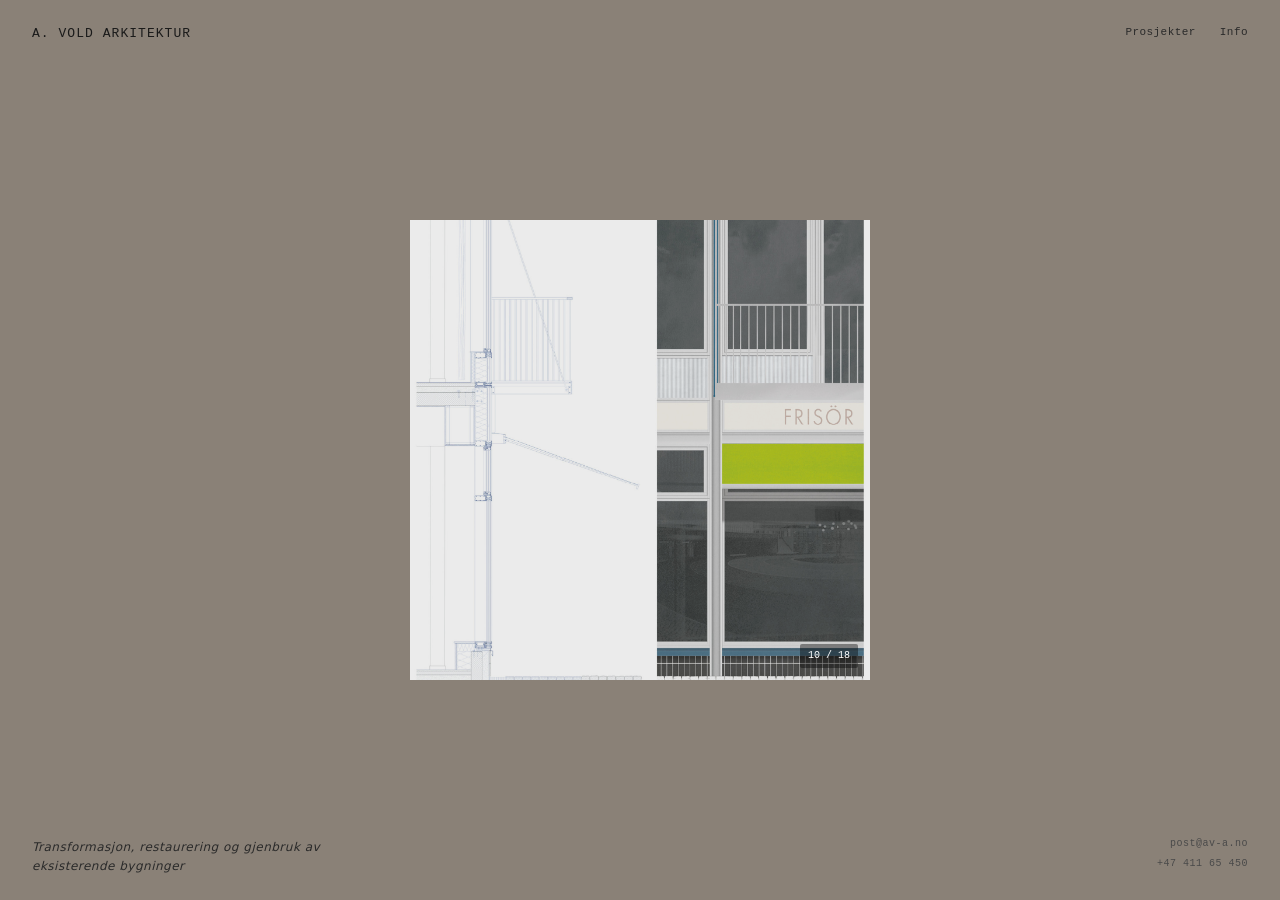
<file: backup-page.html>
<!DOCTYPE html>
<html lang="no">
<head>
  <meta charset="utf-8">
  <meta name="viewport" content="width=device-width,initial-scale=1">
  <title>A. Vold Arkitektur</title>
  <meta name="description" content="Arkitektkontor med fokus på transformasjon, restaurering og gjenbruk av eksisterende bygninger.">
  <style>
:root {
  --color-bg: #8a8177;
  --color-text: #1a1a1a;
  --color-text-secondary: #2a2a2a;
  --color-text-muted: #4a4a4a;
  --color-text-light: #6a6a6a;
  --color-border: rgba(0,0,0,0.15);
  --font-mono: "SF Mono", "Menlo", "Consolas", "Liberation Mono", monospace;
  --font-sans: -apple-system, BlinkMacSystemFont, "Segoe UI", system-ui, sans-serif;
}

* {
  margin: 0;
  padding: 0;
  box-sizing: border-box;
}

html, body {
  height: 100%;
}

body {
  font-family: var(--font-sans);
  font-size: 14px;
  line-height: 1.6;
  color: var(--color-text);
  background: var(--color-bg);
  -webkit-font-smoothing: antialiased;
  overflow: hidden;
}

/* No dot pattern - solid background */

a {
  color: inherit;
  text-decoration: none;
  transition: opacity 0.2s ease;
}

a:hover {
  opacity: 0.5;
}

/* ==================== */
/* LANDING LAYOUT       */
/* ==================== */
.landing-header {
  position: fixed;
  top: 0;
  left: 0;
  right: 0;
  padding: 24px 32px;
  display: flex;
  justify-content: space-between;
  align-items: flex-start;
  z-index: 100;
  pointer-events: none;
}

.landing-header > * {
  pointer-events: auto;
}

.landing-title {
  font-family: var(--font-mono);
  font-size: 13px;
  font-weight: 400;
  letter-spacing: 0.08em;
}

.landing-nav {
  display: flex;
  gap: 24px;
}

.landing-nav a {
  font-family: var(--font-mono);
  font-size: 11px;
  letter-spacing: 0.04em;
  color: var(--color-text-secondary);
}

/* ==================== */
/* HERO AREA            */
/* ==================== */
.landing-hero {
  width: 100%;
  height: 100vh;
  display: flex;
  align-items: center;
  justify-content: center;
  position: relative;
  overflow: hidden;
}

/* Animated blob */
.hero-blob {
  position: absolute;
  width: 520px;
  height: 520px;
  max-width: 70vw;
  top: 50%;
  left: 50%;
  transform: translate(-50%, -50%);
  opacity: 0.45;
  z-index: 0;
  filter: blur(0.2px);
  pointer-events: none;
  animation: blobDrift 22s ease-in-out infinite alternate;
}

.hero-blob path {
  fill: rgba(120, 115, 105, 0.4);
}

@keyframes blobDrift {
  0% { transform: translate(-52%, -48%) scale(1) rotate(0deg); }
  50% { transform: translate(-48%, -52%) scale(1.05) rotate(2deg); }
  100% { transform: translate(-51%, -49%) scale(1) rotate(-1deg); }
}

/* Drawing canvas - fullscreen */
#heroCanvas {
  position: absolute;
  inset: 0;
  width: 100%;
  height: 100%;
  cursor: crosshair;
  z-index: 3;
}

/* Image frame */
.hero-frame {
  position: relative;
  max-width: 460px;
  width: 85vw;
  aspect-ratio: 1/1;
  border: none;
  background: #000;
  overflow: hidden;
  z-index: 2;
  cursor: pointer;
}

.hero-frame-bg {
  position: absolute;
  inset: 0;
  background-size: cover;
  background-position: center;
  filter: grayscale(0.15);
  opacity: 0.92;
  transition: opacity 0.8s ease, transform 0.8s ease;
}

.hero-frame:hover .hero-frame-bg {
  transform: scale(1.02);
}

.hero-frame-counter {
  position: absolute;
  bottom: 12px;
  right: 12px;
  font-family: var(--font-mono);
  font-size: 10px;
  color: white;
  background: rgba(0,0,0,0.4);
  padding: 4px 8px;
  border-radius: 2px;
  z-index: 5;
}

.hero-frame-hint {
  position: absolute;
  bottom: 12px;
  left: 12px;
  font-family: var(--font-mono);
  font-size: 10px;
  color: white;
  background: rgba(0,0,0,0.4);
  padding: 4px 8px;
  border-radius: 2px;
  z-index: 5;
  opacity: 0;
  transition: opacity 0.3s;
}

.hero-frame:hover .hero-frame-hint {
  opacity: 1;
}

/* ==================== */
/* FOOTER               */
/* ==================== */
.landing-footer {
  position: fixed;
  bottom: 0;
  left: 0;
  right: 0;
  padding: 24px 32px;
  display: flex;
  justify-content: space-between;
  align-items: flex-end;
  font-family: var(--font-mono);
  font-size: 10px;
  letter-spacing: 0.05em;
  color: var(--color-text-muted);
  z-index: 100;
  pointer-events: none;
}

.landing-footer > * {
  pointer-events: auto;
}

.landing-tagline {
  max-width: 320px;
  font-family: var(--font-sans);
  font-size: 12px;
  font-style: italic;
  color: var(--color-text-secondary);
  line-height: 1.6;
}

.landing-contact {
  text-align: right;
}

.landing-contact a {
  display: block;
  margin-bottom: 4px;
  color: var(--color-text-muted);
}

/* ==================== */
/* COLOR PANEL          */
/* ==================== */
.color-panel {
  position: fixed;
  bottom: 24px;
  right: 24px;
  padding: 8px 10px;
  border-radius: 999px;
  background: rgba(255, 255, 255, 0.95);
  border: 1px solid var(--color-border);
  display: flex;
  align-items: center;
  gap: 8px;
  font-family: var(--font-mono);
  font-size: 10px;
  letter-spacing: 0.06em;
  text-transform: lowercase;
  opacity: 0;
  pointer-events: none;
  transition: opacity 0.25s ease;
  z-index: 200;
}

.color-panel.visible {
  opacity: 1;
  pointer-events: auto;
}

.color-panel input[type="color"] {
  -webkit-appearance: none;
  width: 18px;
  height: 18px;
  border-radius: 50%;
  border: 1px solid var(--color-border);
  padding: 0;
  background: transparent;
  cursor: pointer;
}

.color-panel input[type="color"]::-webkit-color-swatch {
  border-radius: 50%;
  border: none;
}

/* ==================== */
/* DRAW MENU (toolbox)  */
/* ==================== */
.draw-menu {
  position: fixed;
  top: 80px;
  left: 80px;
  min-width: 230px;
  max-width: 280px;
  padding: 8px 10px 10px;
  border-radius: 12px;
  background: rgba(255, 255, 255, 0.97);
  border: 1px solid var(--color-border);
  box-shadow: 0 12px 30px rgba(0, 0, 0, 0.15);
  font-family: var(--font-mono);
  font-size: 10px;
  letter-spacing: 0.06em;
  text-transform: lowercase;
  z-index: 300;
  display: none;
}

.draw-menu.visible {
  display: block;
}

.draw-menu-header {
  display: flex;
  align-items: center;
  justify-content: space-between;
  gap: 8px;
  margin-bottom: 6px;
  cursor: move;
}

.draw-menu-title {
  white-space: nowrap;
}

.draw-menu-close {
  border: none;
  background: transparent;
  font-size: 11px;
  cursor: pointer;
  opacity: 0.6;
}

.draw-menu-close:hover {
  opacity: 1;
}

.draw-menu-group {
  padding: 6px 0;
  border-top: 1px solid var(--color-border);
  display: flex;
  flex-direction: column;
  gap: 4px;
}

.draw-menu-label {
  opacity: 0.7;
}

.draw-menu-row {
  display: flex;
  align-items: center;
  gap: 6px;
  flex-wrap: nowrap;
}

.draw-menu select,
.draw-menu input[type="range"],
.draw-menu input[type="color"] {
  font-family: var(--font-mono);
  font-size: 10px;
}

.draw-menu input[type="color"] {
  width: 18px;
  height: 18px;
  padding: 0;
  border-radius: 999px;
  border: 1px solid var(--color-border);
  cursor: pointer;
}

.draw-menu-button-row {
  display: flex;
  flex-wrap: wrap;
  gap: 6px;
  margin-top: 4px;
}

.draw-menu button {
  font-family: var(--font-mono);
  font-size: 9px;
  padding: 3px 6px;
  border-radius: 999px;
  border: 1px solid var(--color-border);
  background: #f6f6f2;
  cursor: pointer;
}

.draw-menu button:hover {
  background: #ecece6;
}

.draw-menu button.active {
  background: #2a2a2a;
  color: #fafaf8;
}

.draw-menu-small {
  opacity: 0.55;
  margin-top: 4px;
}

/* ==================== */
/* INFO OVERLAY         */
/* ==================== */
.info-overlay {
  position: fixed;
  inset: 0;
  background: rgba(138, 129, 119, 0.98);
  z-index: 400;
  display: none;
  overflow-y: auto;
  padding: 80px 32px;
}

.info-overlay.visible {
  display: block;
}

.info-close {
  position: fixed;
  top: 24px;
  right: 32px;
  font-family: var(--font-mono);
  font-size: 11px;
  cursor: pointer;
  z-index: 401;
  letter-spacing: 0.04em;
}

.info-content {
  max-width: 600px;
  margin: 0 auto;
}

.info-content h1 {
  font-family: var(--font-mono);
  font-size: 13px;
  font-weight: 400;
  letter-spacing: 0.08em;
  margin-bottom: 48px;
}

.info-section {
  margin-bottom: 48px;
}

.info-section h2 {
  font-family: var(--font-mono);
  font-size: 10px;
  font-weight: 400;
  letter-spacing: 0.1em;
  color: var(--color-text-light);
  margin-bottom: 16px;
  text-transform: uppercase;
}

.info-section p {
  font-size: 14px;
  line-height: 1.85;
  color: var(--color-text-secondary);
  margin-bottom: 12px;
}

.info-section ul {
  list-style: none;
  font-size: 14px;
  line-height: 2;
  color: var(--color-text-secondary);
}

.info-contact-grid {
  display: grid;
  grid-template-columns: 1fr 1fr;
  gap: 32px;
}

.info-contact-block h3 {
  font-family: var(--font-mono);
  font-size: 10px;
  font-weight: 400;
  letter-spacing: 0.06em;
  color: var(--color-text-light);
  margin-bottom: 12px;
}

.info-contact-block p,
.info-contact-block a {
  font-size: 13px;
  line-height: 1.8;
  display: block;
  color: var(--color-text-secondary);
}

.info-cert {
  display: flex;
  align-items: center;
  gap: 16px;
  margin-top: 48px;
  padding-top: 24px;
  border-top: 1px solid var(--color-border);
}

.info-cert img {
  width: 48px;
  height: auto;
}

.info-cert p {
  font-size: 12px;
  color: var(--color-text-muted);
  line-height: 1.6;
}

/* ==================== */
/* RESPONSIVE           */
/* ==================== */
@media (max-width: 768px) {
  .landing-header,
  .landing-footer {
    padding: 20px 20px;
  }

  .hero-frame {
    max-width: 85vw;
  }

  .hero-blob {
    width: 380px;
    height: 380px;
  }

  .landing-tagline {
    max-width: 200px;
    font-size: 11px;
  }

  .info-contact-grid {
    grid-template-columns: 1fr;
  }
}

@media (max-width: 500px) {
  .landing-header {
    flex-direction: column;
    gap: 12px;
  }

  .landing-footer {
    flex-direction: column;
    gap: 16px;
    align-items: flex-start;
  }

  .landing-contact {
    text-align: left;
  }

  .hero-blob {
    width: 300px;
    height: 300px;
  }
}
  </style>
</head>
<body>

<!-- Header -->
<header class="landing-header">
  <div class="landing-title">A. VOLD ARKITEKTUR</div>
  <nav class="landing-nav">
    <a href="projects.html">Prosjekter</a>
    <a href="#" id="infoBtn">Info</a>
  </nav>
</header>

<!-- Hero -->
<div class="landing-hero">
  <!-- Animated blob -->
  <svg class="hero-blob" viewBox="0 0 400 400" aria-hidden="true">
    <path d="M76,136 C116,52 220,36 292,76 C349,108 366,182 340,242 C311,309 239,338 176,330 C119,323 68,290 50,244 C33,200 45,170 76,136 Z" />
  </svg>

  <!-- Drawing canvas -->
  <canvas id="heroCanvas"></canvas>

  <!-- Image frame -->
  <a href="projects.html" class="hero-frame" id="heroFrame">
    <div class="hero-frame-bg" id="heroFrameBg"></div>
    <div class="hero-frame-counter" id="heroCounter">1 / 18</div>
    <div class="hero-frame-hint">se prosjekter →</div>
  </a>
</div>

<!-- Footer -->
<footer class="landing-footer">
  <div class="landing-tagline">Transformasjon, restaurering og gjenbruk av eksisterende bygninger</div>
  <div class="landing-contact">
    <a href="mailto:post@av-a.no">post@av-a.no</a>
    <a href="tel:+4741165450">+47 411 65 450</a>
  </div>
</footer>

<!-- Color panel (cheat: COLOR) -->
<div class="color-panel" id="colorPanel">
  <span>color</span>
  <input type="color" id="colorPicker" value="#111111">
</div>

<!-- Draw menu (right-click toolbox) -->
<div class="draw-menu" id="drawMenu">
  <div class="draw-menu-header" id="drawMenuHeader">
    <div class="draw-menu-title">a. vold · tools</div>
    <button class="draw-menu-close" id="drawMenuClose" aria-label="close">×</button>
  </div>

  <div class="draw-menu-group">
    <div class="draw-menu-label">presets</div>
    <div class="draw-menu-button-row">
      <button type="button" id="presetHairline">hairline</button>
      <button type="button" id="presetAnnotation">annotation</button>
      <button type="button" id="presetMarker">marker</button>
      <button type="button" id="presetCharcoal">charcoal</button>
    </div>
  </div>

  <div class="draw-menu-group">
    <div class="draw-menu-label">stroke</div>
    <div class="draw-menu-row">
      <select id="strokeStyleSelect">
        <option value="solid">solid</option>
        <option value="dashed">dashed</option>
        <option value="dotted">dotted</option>
        <option value="dashdot">dash-dot</option>
        <option value="fine">fine</option>
      </select>
      <input type="range" id="strokeWidthRange" min="1" max="24" value="4">
      <span id="strokeWidthValue">4px</span>
    </div>
  </div>

  <div class="draw-menu-group">
    <div class="draw-menu-label">color</div>
    <div class="draw-menu-row">
      <input type="color" id="menuColorPicker" value="#111111">
    </div>
    <div class="draw-menu-button-row">
      <button type="button" id="randomColorBtn">random</button>
      <button type="button" id="clearCanvasBtn">clear</button>
    </div>
  </div>

  <div class="draw-menu-group">
    <div class="draw-menu-label">eraser</div>
    <div class="draw-menu-row">
      <button type="button" id="eraserToggleBtn">eraser</button>
      <input type="range" id="eraserSizeRange" min="4" max="40" value="12">
      <span id="eraserSizeValue">12px</span>
    </div>
  </div>

  <div class="draw-menu-group">
    <div class="draw-menu-small">
      right-click anywhere to reposition · long-press on touch to draw
    </div>
  </div>
</div>

<!-- Info overlay -->
<div class="info-overlay" id="infoOverlay">
  <div class="info-close" id="infoClose">Lukk</div>
  <div class="info-content">
    <h1>A. Vold Arkitektur</h1>

    <div class="info-section">
      <h2>Om</h2>
      <p>Arkitektkontor med fokus på transformasjon, restaurering og gjenbruk av eksisterende bygninger. Arbeidet springer ut fra Kulturarv, Transformation og Restaurering ved Det Kongelige Akademi og erfaring fra prosjektering, byggesak og byggeledelse.</p>
      <p>Fokuset ligger på hvordan bygninger bærer spor av tid, bruk og konstruksjon – og hvordan nøkterne, presise inngrep kan forlenge livet til det som allerede finnes.</p>
    </div>

    <div class="info-section">
      <h2>Tjenester</h2>
      <ul>
        <li>Transformasjon og rehabilitering</li>
        <li>Restaurering i bevaringsverdige miljøer</li>
        <li>Oppmåling og digital modellering</li>
        <li>Byggesøknader og myndighetsdialog</li>
        <li>Visualisering og tidligfasestudier</li>
      </ul>
    </div>

    <div class="info-section">
      <h2>Kontakt</h2>
      <div class="info-contact-grid">
        <div class="info-contact-block">
          <h3>Norge</h3>
          <p>Brennbakkvegen 19A</p>
          <p>2318 Hamar</p>
          <a href="tel:+4741165450">+47 411 65 450</a>
        </div>
        <div class="info-contact-block">
          <h3>Danmark</h3>
          <p>Frejasgade 2, 3.tv</p>
          <p>2200 København N</p>
          <a href="tel:+4522883055">+45 22 88 30 55</a>
        </div>
      </div>
    </div>

    <div class="info-cert">
      <img src="img/SG_GULL_HVITBOKS.png" alt="Sentral godkjenning">
      <p>A. Vold Arkitektur AS er sentralt godkjent foretak etter plan- og bygningsloven (DiBK).</p>
    </div>
  </div>
</div>

<script>
document.addEventListener('DOMContentLoaded', () => {
  const canvas = document.getElementById('heroCanvas');
  const heroFrame = document.getElementById('heroFrame');
  const heroFrameBg = document.getElementById('heroFrameBg');
  const heroCounter = document.getElementById('heroCounter');
  const colorPanel = document.getElementById('colorPanel');
  const colorPicker = document.getElementById('colorPicker');
  const drawMenu = document.getElementById('drawMenu');
  const drawMenuHeader = document.getElementById('drawMenuHeader');
  const drawMenuClose = document.getElementById('drawMenuClose');
  const strokeStyleSelect = document.getElementById('strokeStyleSelect');
  const strokeWidthRange = document.getElementById('strokeWidthRange');
  const strokeWidthValue = document.getElementById('strokeWidthValue');
  const menuColorPicker = document.getElementById('menuColorPicker');
  const randomColorBtn = document.getElementById('randomColorBtn');
  const clearCanvasBtn = document.getElementById('clearCanvasBtn');
  const eraserToggleBtn = document.getElementById('eraserToggleBtn');
  const eraserSizeRange = document.getElementById('eraserSizeRange');
  const eraserSizeValue = document.getElementById('eraserSizeValue');
  const presetHairline = document.getElementById('presetHairline');
  const presetAnnotation = document.getElementById('presetAnnotation');
  const presetMarker = document.getElementById('presetMarker');
  const presetCharcoal = document.getElementById('presetCharcoal');
  const infoBtn = document.getElementById('infoBtn');
  const infoOverlay = document.getElementById('infoOverlay');
  const infoClose = document.getElementById('infoClose');

  // Image carousel
  const images = [
    'img/SQUARE-2-.jpg',
    'img/SQUARE11.jpg',
    'img/SQUARE14.jpg',
    'img/SQUARE18.jpg',
    'img/SQUARE19.jpg',
    'img/SQUARE44.jpg',
    'img/SQUARE49.jpg',
    'img/SQUARE30.jpg',
    'img/SQUARE52.jpg',
    'img/SQUARE58.jpg',
    'img/SQUARE5.jpg',
    'img/SQUARE16.jpg',
    'img/SQUARE37.jpg',
    'img/SQUARE57.jpg',
    'img/SQUARE42.jpg',
    'img/Haubarg03 (1).jpg',
    'img/9-768x935.jpg',
    'img/SQUARE41.jpg'
  ];

  let currentImage = Math.floor(Math.random() * images.length);

  function showImage(idx) {
    currentImage = idx;
    heroFrameBg.style.backgroundImage = `url('${images[idx]}')`;
    heroCounter.textContent = `${idx + 1} / ${images.length}`;
  }

  showImage(currentImage);

  // Auto-advance every 6 seconds
  let autoAdvance = setInterval(() => {
    showImage((currentImage + 1) % images.length);
  }, 6000);

  // Click on frame to go to projects (but allow drawing)
  let frameClickStart = null;
  heroFrame.addEventListener('mousedown', (e) => {
    frameClickStart = { x: e.clientX, y: e.clientY, time: Date.now() };
  });

  heroFrame.addEventListener('mouseup', (e) => {
    if (!frameClickStart) return;
    const dx = Math.abs(e.clientX - frameClickStart.x);
    const dy = Math.abs(e.clientY - frameClickStart.y);
    const dt = Date.now() - frameClickStart.time;
    // If it was a quick click with no movement, navigate
    if (dx < 5 && dy < 5 && dt < 300) {
      // Let the link work naturally
    }
    frameClickStart = null;
  });

  // Pause auto-advance on hover
  heroFrame.addEventListener('mouseenter', () => clearInterval(autoAdvance));
  heroFrame.addEventListener('mouseleave', () => {
    autoAdvance = setInterval(() => {
      showImage((currentImage + 1) % images.length);
    }, 6000);
  });

  // Drawing setup
  const ctx = canvas.getContext('2d');
  let drawing = false;
  let lastX = 0;
  let lastY = 0;

  const palette = ['#1f3b4d', '#3c5a40', '#7a4b3a', '#334155', '#5b4b6a', '#745b40', '#1f4b46'];
  let currentColor = palette[Math.floor(Math.random() * palette.length)];
  let isErasing = false;
  let currentStrokeWidth = 4;
  let currentEraserSize = 12;
  let currentLineStyle = 'solid';

  // Touch support
  let isTouch = 'ontouchstart' in window || navigator.maxTouchPoints > 0;
  let touchStartTime = 0;
  let touchStartX = 0;
  let touchStartY = 0;
  const LONG_PRESS_MS = 260;
  const MOVE_TOLERANCE = 8;
  let longPressActivated = false;

  function applyStrokeStyle() {
    ctx.lineJoin = 'round';
    ctx.lineCap = 'round';
    const width = isErasing ? currentEraserSize : currentStrokeWidth;
    ctx.lineWidth = width;
    ctx.globalCompositeOperation = isErasing ? 'destination-out' : 'source-over';

    if (!isErasing) {
      ctx.strokeStyle = currentColor;
      if (currentLineStyle === 'solid') ctx.setLineDash([]);
      else if (currentLineStyle === 'dashed') ctx.setLineDash([12, 8]);
      else if (currentLineStyle === 'dotted') ctx.setLineDash([2, 6]);
      else if (currentLineStyle === 'dashdot') ctx.setLineDash([10, 6, 2, 6]);
      else if (currentLineStyle === 'fine') ctx.setLineDash([1, 5]);
    } else {
      ctx.setLineDash([]);
    }
  }

  function resizeCanvas() {
    const rect = canvas.getBoundingClientRect();
    canvas.width = rect.width;
    canvas.height = rect.height;
    currentStrokeWidth = Math.max(2, Math.round(rect.width * 0.004));
    strokeWidthRange.value = currentStrokeWidth;
    strokeWidthValue.textContent = currentStrokeWidth + 'px';
    currentEraserSize = Math.max(8, Math.round(rect.width * 0.008));
    eraserSizeRange.value = currentEraserSize;
    eraserSizeValue.textContent = currentEraserSize + 'px';
    applyStrokeStyle();
  }

  resizeCanvas();
  window.addEventListener('resize', resizeCanvas);

  function getPos(e) {
    const rect = canvas.getBoundingClientRect();
    if (e.touches && e.touches[0]) {
      return { x: e.touches[0].clientX - rect.left, y: e.touches[0].clientY - rect.top };
    }
    return { x: e.clientX - rect.left, y: e.clientY - rect.top };
  }

  function startDraw(pos) {
    drawing = true;
    lastX = pos.x;
    lastY = pos.y;
  }

  function endDraw(e) {
    if (e && e.preventDefault) e.preventDefault();
    drawing = false;
    longPressActivated = false;
  }

  function draw(e) {
    if (!drawing) return;
    if (e && e.preventDefault) e.preventDefault();
    const pos = getPos(e);
    ctx.beginPath();
    ctx.moveTo(lastX, lastY);
    ctx.lineTo(pos.x, pos.y);
    ctx.stroke();
    lastX = pos.x;
    lastY = pos.y;
  }

  // Mouse events
  canvas.addEventListener('mousedown', (e) => {
    if (e.button !== 0) return;
    e.preventDefault();
    applyStrokeStyle();
    startDraw(getPos(e));
  });

  window.addEventListener('mouseup', endDraw);
  canvas.addEventListener('mousemove', draw);

  // Touch events (long-press to draw)
  canvas.addEventListener('touchstart', (e) => {
    if (!isTouch || e.touches.length !== 1) return;
    touchStartTime = Date.now();
    touchStartX = e.touches[0].clientX;
    touchStartY = e.touches[0].clientY;
    longPressActivated = false;
    drawing = false;
  }, { passive: true });

  canvas.addEventListener('touchmove', (e) => {
    if (!isTouch) return;
    const now = Date.now();
    const dx = e.touches[0].clientX - touchStartX;
    const dy = e.touches[0].clientY - touchStartY;
    const dist = Math.sqrt(dx * dx + dy * dy);

    if (!longPressActivated) {
      if (now - touchStartTime > LONG_PRESS_MS && dist <= MOVE_TOLERANCE) {
        longPressActivated = true;
        applyStrokeStyle();
        startDraw(getPos(e));
        e.preventDefault();
      }
    } else {
      draw(e);
    }
  }, { passive: false });

  canvas.addEventListener('touchend', endDraw, { passive: false });
  canvas.addEventListener('touchcancel', endDraw, { passive: false });

  // Color picker
  colorPicker.addEventListener('input', (e) => {
    currentColor = e.target.value;
    isErasing = false;
    eraserToggleBtn.classList.remove('active');
    applyStrokeStyle();
    menuColorPicker.value = currentColor;
  });

  // Stroke controls
  strokeWidthRange.addEventListener('input', (e) => {
    currentStrokeWidth = parseInt(e.target.value, 10) || 1;
    strokeWidthValue.textContent = currentStrokeWidth + 'px';
    if (!isErasing) applyStrokeStyle();
  });

  strokeStyleSelect.addEventListener('change', (e) => {
    currentLineStyle = e.target.value;
    if (!isErasing) applyStrokeStyle();
  });

  menuColorPicker.addEventListener('input', (e) => {
    currentColor = e.target.value;
    isErasing = false;
    eraserToggleBtn.classList.remove('active');
    colorPicker.value = currentColor;
    applyStrokeStyle();
  });

  function setRandomColor() {
    currentColor = palette[Math.floor(Math.random() * palette.length)];
    isErasing = false;
    eraserToggleBtn.classList.remove('active');
    colorPicker.value = currentColor;
    menuColorPicker.value = currentColor;
    applyStrokeStyle();
  }

  randomColorBtn.addEventListener('click', setRandomColor);
  clearCanvasBtn.addEventListener('click', () => ctx.clearRect(0, 0, canvas.width, canvas.height));

  // Eraser
  function updateEraserBtn() {
    if (isErasing) {
      eraserToggleBtn.classList.add('active');
      eraserToggleBtn.textContent = 'eraser on';
    } else {
      eraserToggleBtn.classList.remove('active');
      eraserToggleBtn.textContent = 'eraser';
    }
  }

  eraserToggleBtn.addEventListener('click', () => {
    isErasing = !isErasing;
    updateEraserBtn();
    applyStrokeStyle();
  });

  eraserSizeRange.addEventListener('input', (e) => {
    currentEraserSize = parseInt(e.target.value, 10) || 4;
    eraserSizeValue.textContent = currentEraserSize + 'px';
    if (isErasing) applyStrokeStyle();
  });

  // Presets
  function applyPreset(name) {
    isErasing = false;
    updateEraserBtn();
    if (name === 'hairline') {
      currentStrokeWidth = 1; currentLineStyle = 'solid'; currentColor = '#222222';
    } else if (name === 'annotation') {
      currentStrokeWidth = 2; currentLineStyle = 'dashed'; currentColor = '#7a4b3a';
    } else if (name === 'marker') {
      currentStrokeWidth = 12; currentLineStyle = 'solid'; currentColor = '#c2783b';
    } else if (name === 'charcoal') {
      currentStrokeWidth = 6; currentLineStyle = 'dotted'; currentColor = '#111111';
    }
    strokeWidthRange.value = currentStrokeWidth;
    strokeWidthValue.textContent = currentStrokeWidth + 'px';
    strokeStyleSelect.value = currentLineStyle;
    colorPicker.value = currentColor;
    menuColorPicker.value = currentColor;
    applyStrokeStyle();
  }

  presetHairline.addEventListener('click', () => applyPreset('hairline'));
  presetAnnotation.addEventListener('click', () => applyPreset('annotation'));
  presetMarker.addEventListener('click', () => applyPreset('marker'));
  presetCharcoal.addEventListener('click', () => applyPreset('charcoal'));

  // Cheat codes
  let keyBuffer = '';

  document.addEventListener('keydown', (e) => {
    if (e.key && e.key.length === 1 && /[a-zA-Z]/.test(e.key)) {
      keyBuffer = (keyBuffer + e.key.toLowerCase()).slice(-12);
    }
    if (keyBuffer.includes('ava')) { setRandomColor(); keyBuffer = ''; }
    if (keyBuffer.includes('color')) { colorPanel.classList.toggle('visible'); keyBuffer = ''; }
    if (keyBuffer.includes('erase')) { isErasing = !isErasing; updateEraserBtn(); applyStrokeStyle(); keyBuffer = ''; }
  });

  // Right-click toolbox
  document.addEventListener('contextmenu', (e) => {
    e.preventDefault();
    const menu = drawMenu;
    const menuRect = menu.getBoundingClientRect();
    let x = e.clientX;
    let y = e.clientY;
    const padding = 10;
    const vw = window.innerWidth;
    const vh = window.innerHeight;
    if (x + menuRect.width + padding > vw) x = vw - menuRect.width - padding;
    if (y + menuRect.height + padding > vh) y = vh - menuRect.height - padding;
    menu.style.left = x + 'px';
    menu.style.top = y + 'px';
    menu.classList.add('visible');
  });

  drawMenuClose.addEventListener('click', () => drawMenu.classList.remove('visible'));

  // Drag toolbox
  let draggingMenu = false;
  let dragOffsetX = 0;
  let dragOffsetY = 0;

  drawMenuHeader.addEventListener('mousedown', (e) => {
    draggingMenu = true;
    const rect = drawMenu.getBoundingClientRect();
    dragOffsetX = e.clientX - rect.left;
    dragOffsetY = e.clientY - rect.top;
    e.preventDefault();
  });

  window.addEventListener('mousemove', (e) => {
    if (!draggingMenu) return;
    let x = e.clientX - dragOffsetX;
    let y = e.clientY - dragOffsetY;
    const vw = window.innerWidth;
    const vh = window.innerHeight;
    const rect = drawMenu.getBoundingClientRect();
    x = Math.max(4, Math.min(vw - rect.width - 4, x));
    y = Math.max(4, Math.min(vh - rect.height - 4, y));
    drawMenu.style.left = x + 'px';
    drawMenu.style.top = y + 'px';
  });

  window.addEventListener('mouseup', () => { draggingMenu = false; });

  // Info modal
  infoBtn.addEventListener('click', (e) => {
    e.preventDefault();
    infoOverlay.classList.add('visible');
  });

  infoClose.addEventListener('click', () => infoOverlay.classList.remove('visible'));

  document.addEventListener('keydown', (e) => {
    if (e.key === 'Escape') {
      infoOverlay.classList.remove('visible');
      drawMenu.classList.remove('visible');
    }
  });

  // Init
  updateEraserBtn();
  colorPicker.value = currentColor;
  menuColorPicker.value = currentColor;
});
</script>

</body>
</html>
</file>
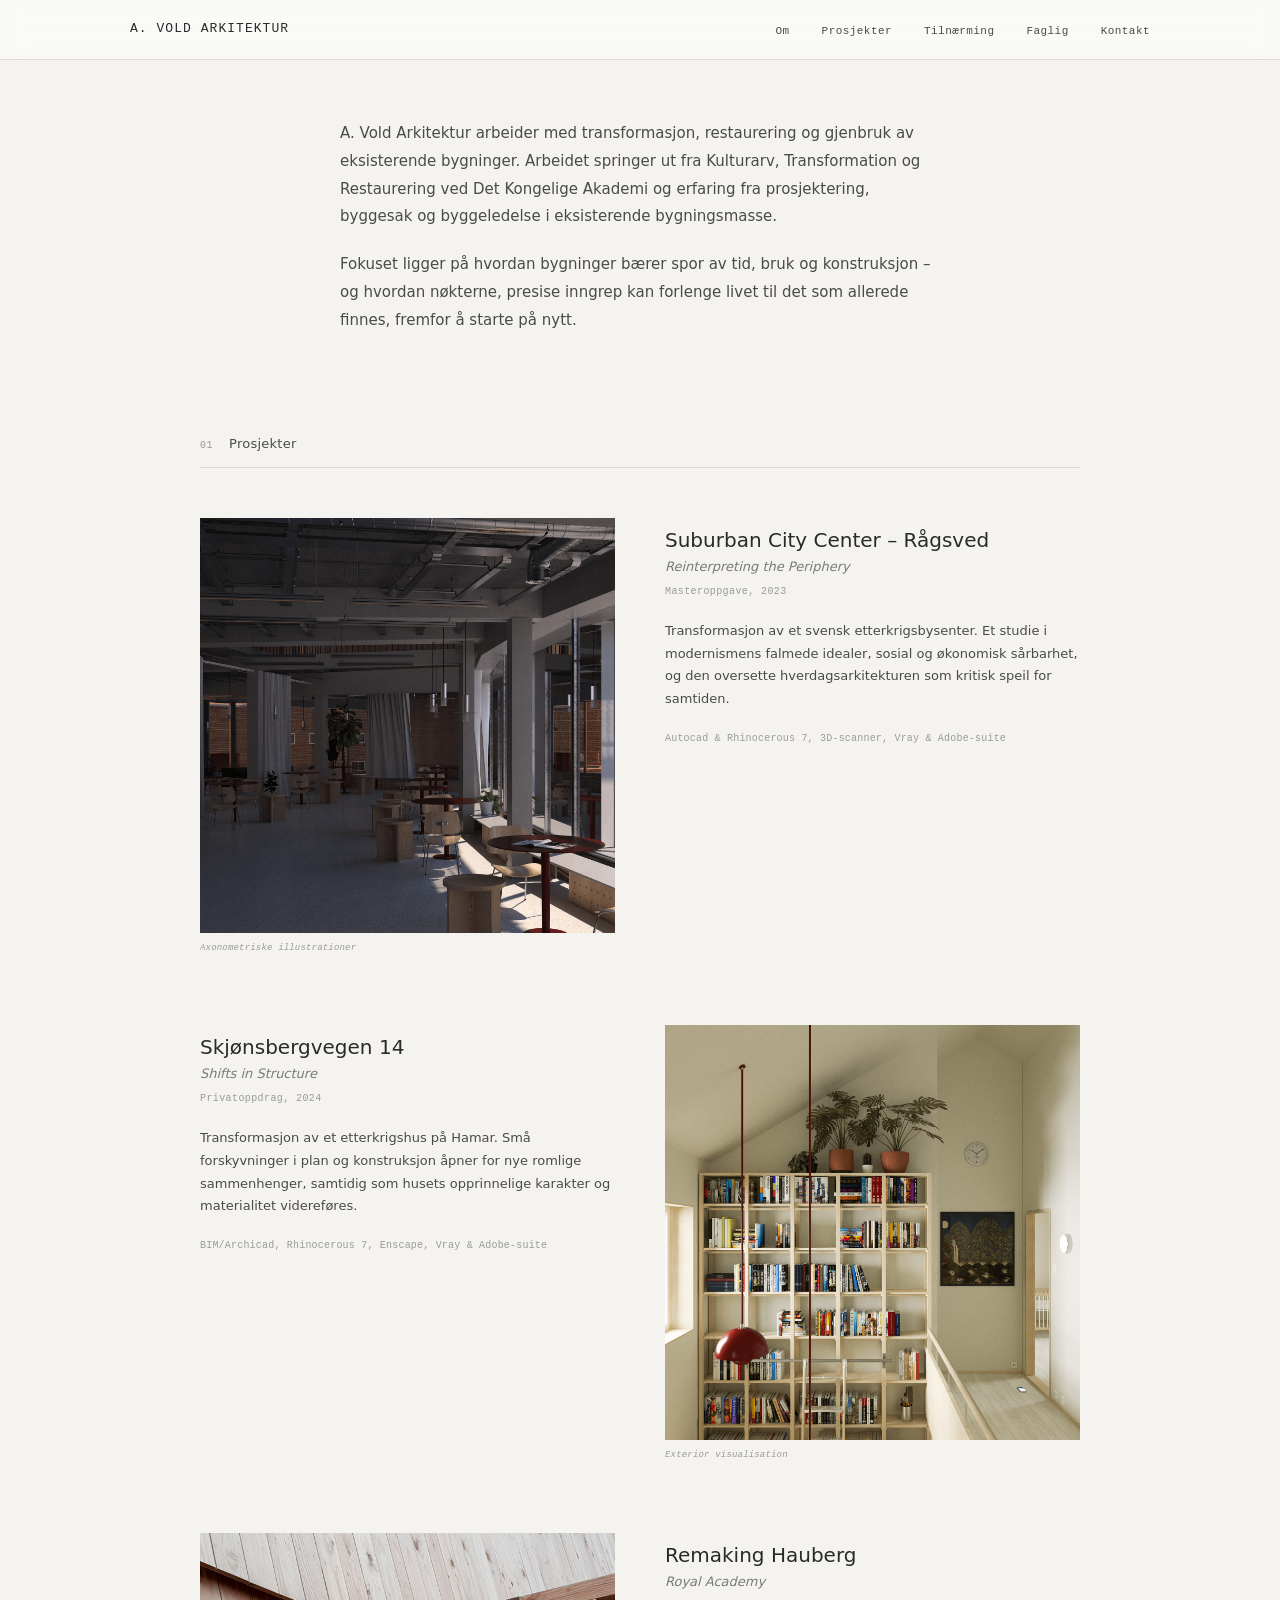
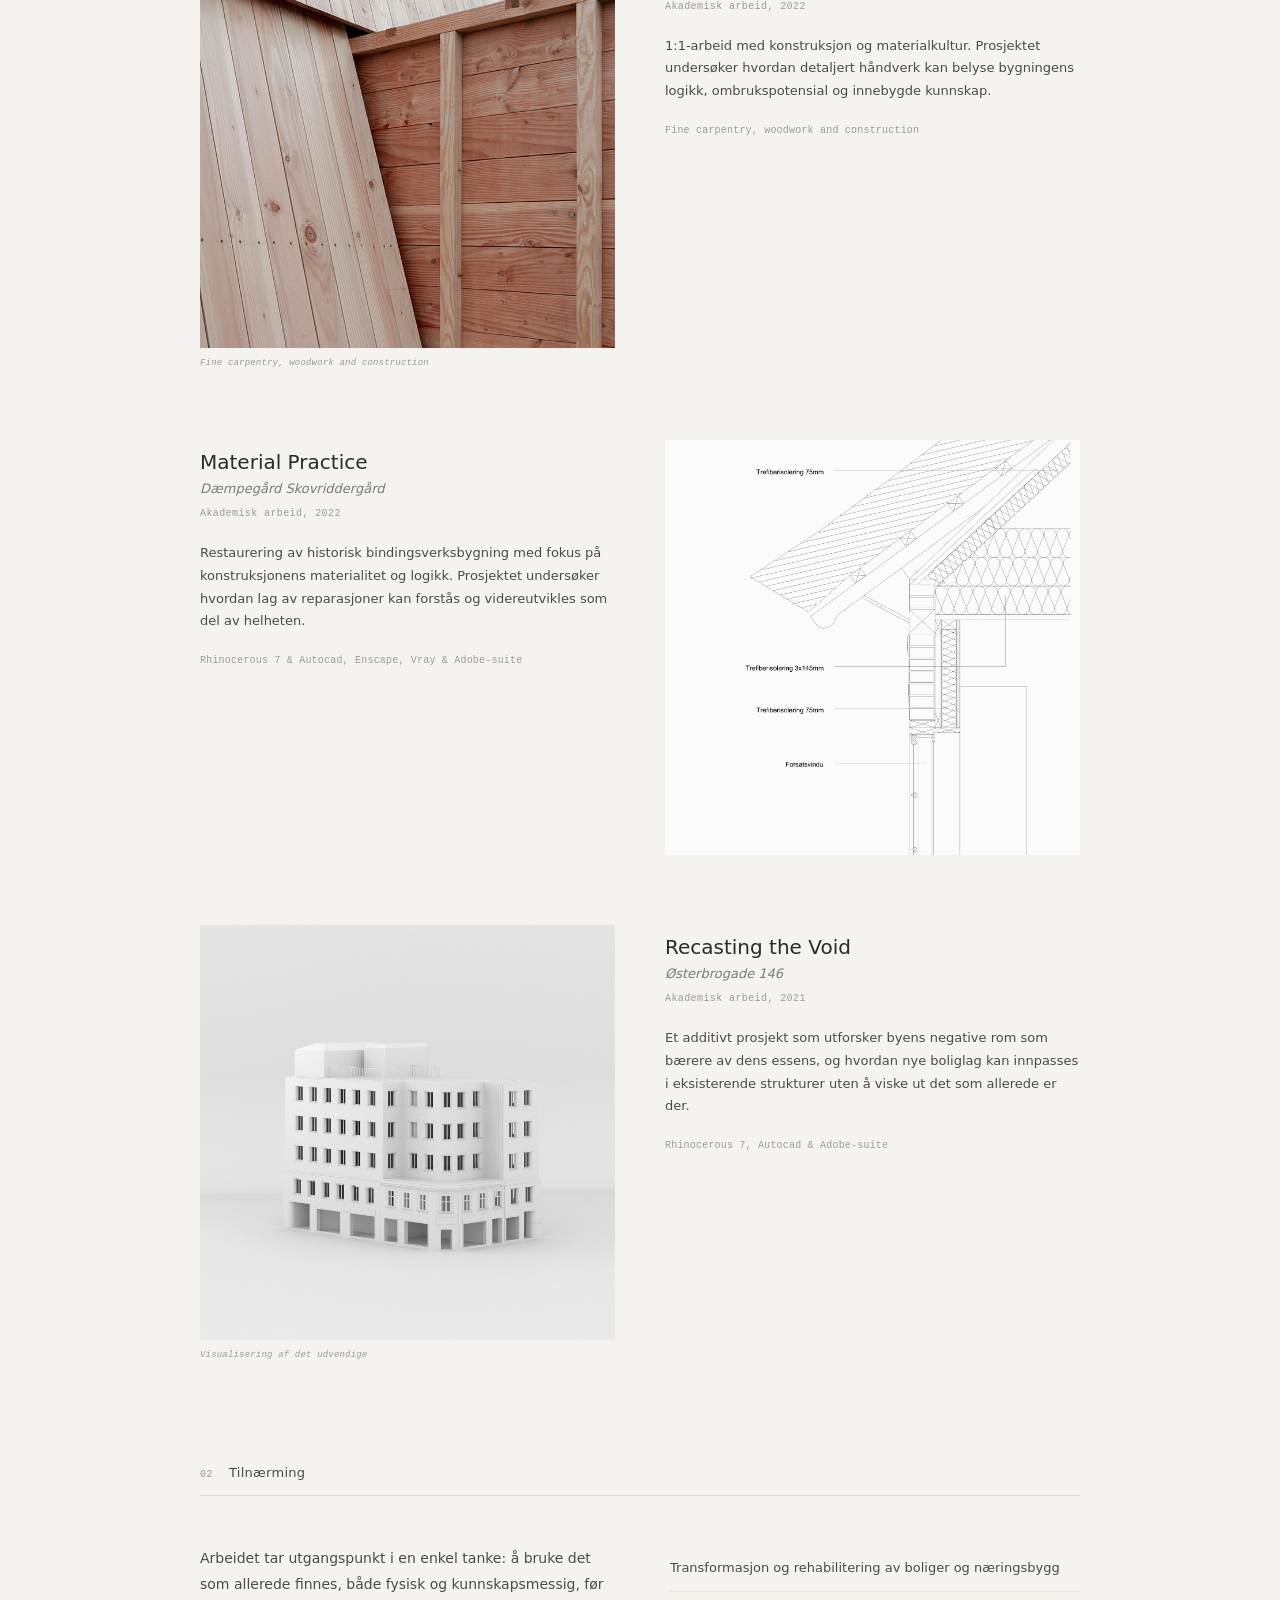
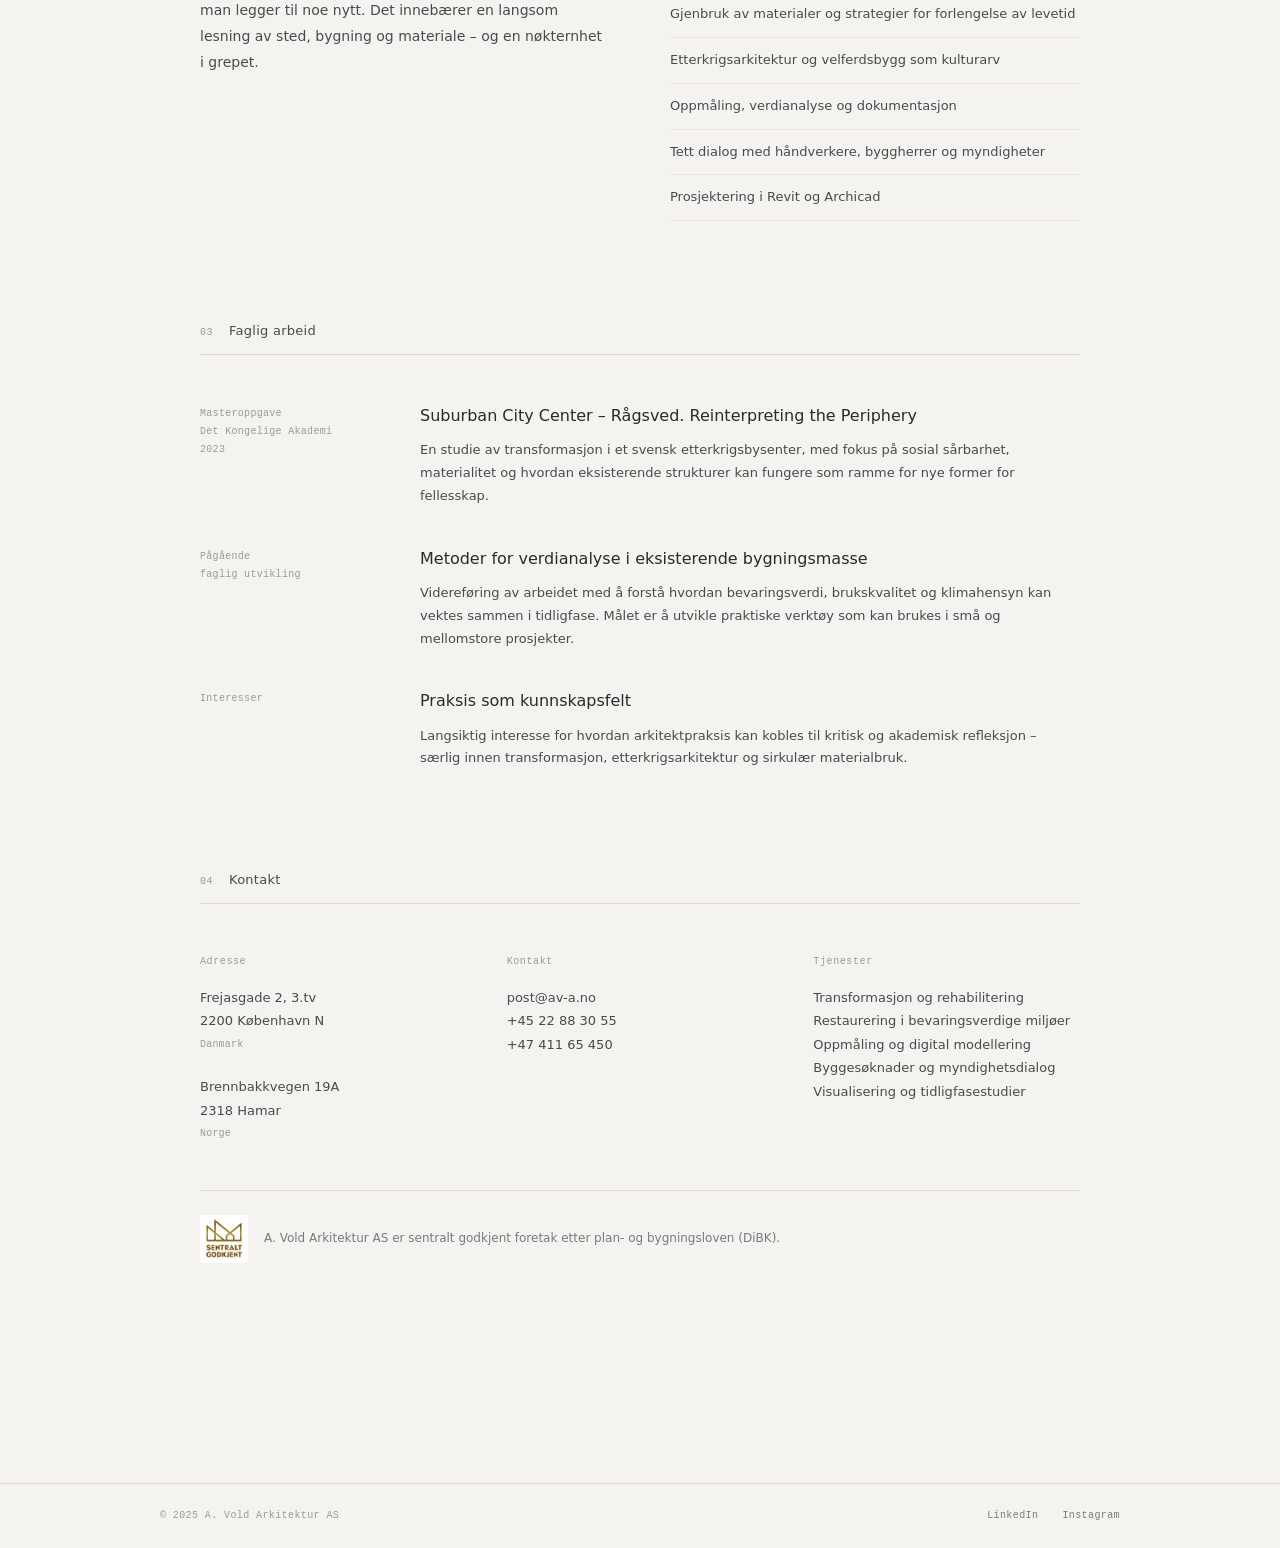
<file: projects.html>
<!DOCTYPE html>
<html lang="no">
<head>
  <meta charset="utf-8">
  <meta name="viewport" content="width=device-width,initial-scale=1">
  <title>Prosjekter — A. Vold Arkitektur</title>
  <meta name="description" content="Prosjekter fra A. Vold Arkitektur – transformasjon, restaurering og gjenbruk.">
  <style>
:root {
  --color-bg: #f5f3f0;
  --color-text: #2a2a2a;
  --color-text-secondary: #4a4a4a;
  --color-text-muted: #7a7a7a;
  --color-text-light: #9a9a9a;
  --color-border: #ddd9d4;
  --color-border-light: #e8e4df;
  --font-mono: "SF Mono", "Menlo", "Consolas", "Liberation Mono", monospace;
  --font-sans: -apple-system, BlinkMacSystemFont, "Segoe UI", system-ui, sans-serif;
  --font-size-body: 14px;
  --font-size-project-title: 20px;
  --blur-factor: 0.15;
}

* {
  margin: 0;
  padding: 0;
  box-sizing: border-box;
}

html {
  scroll-behavior: smooth;
}

body {
  font-family: var(--font-sans);
  font-size: var(--font-size-body);
  line-height: 1.6;
  color: var(--color-text);
  background: var(--color-bg);
  -webkit-font-smoothing: antialiased;
}

/* No dot pattern - clean background */

::selection {
  background: var(--color-text);
  color: var(--color-bg);
}

a {
  color: inherit;
  text-decoration: none;
  transition: opacity 0.2s ease;
}

a:hover {
  opacity: 0.5;
}

/* ==================== */
/* HEADER               */
/* ==================== */
.site-header {
  position: fixed;
  top: 0;
  left: 0;
  right: 0;
  z-index: 1000;
  background: rgba(250, 250, 248, 0.92);
  backdrop-filter: blur(12px);
  -webkit-backdrop-filter: blur(12px);
  border-bottom: 1px solid var(--color-border);
  transition: transform 0.35s ease, filter 0.15s ease;
}

.site-header.hidden {
  transform: translateY(-100%);
}

.header-inner {
  display: flex;
  justify-content: space-between;
  align-items: center;
  padding: 18px 40px;
  max-width: 1100px;
  margin: 0 auto;
}

.site-title {
  font-family: var(--font-mono);
  font-size: 13px;
  font-weight: 400;
  letter-spacing: 0.08em;
}

nav ul {
  list-style: none;
  display: flex;
  gap: 32px;
}

nav a {
  font-family: var(--font-mono);
  font-size: 11px;
  font-weight: 400;
  letter-spacing: 0.04em;
  color: var(--color-text-secondary);
}

nav a:hover {
  opacity: 1;
  color: var(--color-text);
}

/* ==================== */
/* MAIN LAYOUT          */
/* ==================== */
.container {
  max-width: 960px;
  margin: 0 auto;
  padding: 0 40px;
}

main {
  padding: 120px 0 60px;
}

/* INTRO */
.intro {
  max-width: 600px;
  margin: 0 auto 100px;
}

.intro p {
  font-size: 15px;
  line-height: 1.85;
  color: var(--color-text-secondary);
  margin-bottom: 20px;
}

/* SECTIONS */
section {
  margin-bottom: 100px;
}

.section-header {
  display: flex;
  align-items: baseline;
  gap: 16px;
  margin-bottom: 50px;
  padding-bottom: 12px;
  border-bottom: 1px solid var(--color-border);
}

.section-number {
  font-family: var(--font-mono);
  font-size: 10px;
  color: var(--color-text-light);
  letter-spacing: 0.05em;
}

.section-title {
  font-family: var(--font-sans);
  font-size: 13px;
  font-weight: 400;
  letter-spacing: 0.02em;
  color: var(--color-text-secondary);
}

/* ==================== */
/* PROJECTS             */
/* ==================== */
.project-list {
  list-style: none;
  display: grid;
  gap: 70px;
}

.project-item {
  display: grid;
  grid-template-columns: 1fr 1fr;
  gap: 50px;
  align-items: start;
}

.project-item:nth-child(even) {
  direction: rtl;
}

.project-item:nth-child(even) > * {
  direction: ltr;
}

.project-image-wrapper {
  position: relative;
}

.project-image {
  width: 100%;
  aspect-ratio: 1/1;
  object-fit: cover;
  display: block;
  transition: transform 0.3s ease;
}

.project-image:hover {
  transform: scale(1.02);
}

.project-image-caption {
  font-family: var(--font-mono);
  font-size: 9px;
  font-style: italic;
  color: var(--color-text-light);
  margin-top: 8px;
  letter-spacing: 0.02em;
}

.project-content {
  padding-top: 10px;
}

.project-header {
  margin-bottom: 20px;
}

.project-title {
  font-family: var(--font-sans);
  font-size: var(--font-size-project-title);
  font-weight: 400;
  margin-bottom: 4px;
  line-height: 1.25;
}

.project-subtitle {
  font-family: var(--font-sans);
  font-size: 13px;
  font-style: italic;
  color: var(--color-text-muted);
  margin-bottom: 6px;
}

.project-meta {
  font-family: var(--font-mono);
  font-size: 10px;
  letter-spacing: 0.04em;
  color: var(--color-text-light);
}

.project-description {
  font-size: 13px;
  line-height: 1.75;
  color: var(--color-text-secondary);
  margin-bottom: 20px;
}

.project-tools {
  font-family: var(--font-mono);
  font-size: 10px;
  color: var(--color-text-light);
  letter-spacing: 0.02em;
}

/* ==================== */
/* APPROACH             */
/* ==================== */
.approach-content {
  display: grid;
  grid-template-columns: 1fr 1fr;
  gap: 60px;
}

.approach-intro {
  font-size: 14px;
  line-height: 1.85;
  color: var(--color-text-secondary);
}

.approach-list {
  list-style: none;
}

.approach-item {
  font-size: 13px;
  line-height: 1.6;
  color: var(--color-text-secondary);
  padding: 12px 0;
  border-bottom: 1px solid var(--color-border-light);
}

/* ==================== */
/* ACADEMIC             */
/* ==================== */
.research-list {
  list-style: none;
  display: grid;
  gap: 40px;
}

.research-item {
  display: grid;
  grid-template-columns: 180px 1fr;
  gap: 40px;
}

.research-meta {
  font-family: var(--font-mono);
  font-size: 10px;
  letter-spacing: 0.03em;
  color: var(--color-text-light);
  line-height: 1.8;
}

.research-title {
  font-size: 16px;
  font-weight: 400;
  margin-bottom: 12px;
  line-height: 1.4;
}

.research-description {
  font-size: 13px;
  line-height: 1.75;
  color: var(--color-text-secondary);
}

/* ==================== */
/* CONTACT              */
/* ==================== */
.contact-content {
  display: grid;
  grid-template-columns: repeat(3, 1fr);
  gap: 40px;
}

.contact-block h3 {
  font-family: var(--font-mono);
  font-size: 10px;
  font-weight: 400;
  letter-spacing: 0.06em;
  margin-bottom: 16px;
  color: var(--color-text-light);
}

.contact-block p,
.contact-block a {
  font-size: 13px;
  line-height: 1.8;
  display: block;
  color: var(--color-text-secondary);
}

.contact-block ul {
  list-style: none;
  font-size: 13px;
  line-height: 1.8;
  color: var(--color-text-secondary);
}

.contact-location {
  font-family: var(--font-mono);
  font-size: 10px;
  color: var(--color-text-light);
  margin-top: 4px;
  letter-spacing: 0.02em;
}

.contact-cert {
  display: flex;
  align-items: center;
  gap: 16px;
  margin-top: 48px;
  padding-top: 24px;
  border-top: 1px solid var(--color-border);
}

.contact-cert img {
  width: 48px;
  height: auto;
}

.contact-cert p {
  font-size: 12px;
  color: var(--color-text-muted);
  line-height: 1.6;
}

/* ==================== */
/* FOOTER               */
/* ==================== */
.site-footer {
  margin-top: 60px;
  padding: 24px 40px;
  border-top: 1px solid var(--color-border);
  font-family: var(--font-mono);
  font-size: 10px;
  letter-spacing: 0.04em;
  color: var(--color-text-light);
  transition: filter 0.15s ease;
}

.footer-inner {
  max-width: 960px;
  margin: 0 auto;
  display: flex;
  justify-content: space-between;
  align-items: center;
}

.footer-links {
  display: flex;
  gap: 24px;
}

.footer-links a {
  color: var(--color-text-muted);
}

/* ==================== */
/* EDITOR MODE          */
/* ==================== */
body.editor-active .editable-text {
  outline: 1px dashed rgba(0,0,0,0.2);
  outline-offset: 2px;
}

.editor-panel {
  position: fixed;
  right: 20px;
  bottom: 20px;
  padding: 10px 12px;
  border-radius: 14px;
  background: rgba(250,250,248,0.97);
  border: 1px solid rgba(0,0,0,0.12);
  box-shadow: 0 10px 24px rgba(0,0,0,0.12);
  font-family: var(--font-mono);
  font-size: 10px;
  letter-spacing: 0.04em;
  color: var(--color-text-secondary);
  z-index: 9999;
  max-width: 260px;
  display: none;
}

body.editor-active .editor-panel {
  display: block;
}

.editor-panel h3 {
  font-size: 10px;
  margin-bottom: 6px;
  text-transform: lowercase;
}

.editor-panel-row {
  margin-bottom: 6px;
  display: flex;
  align-items: center;
  gap: 6px;
}

.editor-panel label {
  opacity: 0.7;
  white-space: nowrap;
}

.editor-panel input[type="text"] {
  border-radius: 999px;
  border: 1px solid var(--color-border);
  padding: 3px 6px;
  flex: 1;
  font-family: var(--font-mono);
  font-size: 10px;
}

.editor-panel select {
  border-radius: 999px;
  border: 1px solid var(--color-border);
  padding: 3px 6px;
  max-width: 150px;
  font-family: var(--font-mono);
  font-size: 10px;
}

.editor-panel button {
  font-family: var(--font-mono);
  font-size: 10px;
  padding: 4px 8px;
  border-radius: 999px;
  border: 1px solid var(--color-border);
  background: #f6f6f2;
  cursor: pointer;
}

.editor-panel button:hover {
  background: #ecece6;
}

.editor-panel-actions {
  display: flex;
  flex-wrap: wrap;
  gap: 6px;
  margin-top: 6px;
}

.editor-panel-small {
  margin-top: 6px;
  opacity: 0.6;
}

/* ==================== */
/* RESPONSIVE           */
/* ==================== */
@media (max-width: 900px) {
  .container {
    padding: 0 24px;
  }

  .header-inner {
    padding: 16px 24px;
  }

  .project-item {
    grid-template-columns: 1fr;
    gap: 25px;
  }

  .project-item:nth-child(even) {
    direction: ltr;
  }

  .approach-content {
    grid-template-columns: 1fr;
    gap: 35px;
  }

  .research-item {
    grid-template-columns: 1fr;
    gap: 12px;
  }

  .contact-content {
    grid-template-columns: 1fr;
    gap: 30px;
  }
}

@media (max-width: 600px) {
  .header-inner {
    flex-direction: column;
    gap: 14px;
  }

  nav ul {
    flex-wrap: wrap;
    justify-content: center;
    gap: 16px;
  }

  main {
    padding: 100px 0 40px;
  }

  .intro {
    margin-bottom: 70px;
  }

  section {
    margin-bottom: 70px;
  }

  .project-list {
    gap: 50px;
  }

  .project-title {
    font-size: 18px;
  }

  .site-footer {
    padding: 20px 24px;
  }

  .footer-inner {
    flex-direction: column;
    gap: 14px;
  }
}
  </style>
</head>
<body>

<!-- HEADER -->
<header class="site-header" id="header">
  <div class="header-inner">
    <a href="index.html" class="site-title">A. VOLD ARKITEKTUR</a>
    <nav>
      <ul>
        <li><a href="#about">Om</a></li>
        <li><a href="#works">Prosjekter</a></li>
        <li><a href="#approach">Tilnærming</a></li>
        <li><a href="#academic">Faglig</a></li>
        <li><a href="#contact">Kontakt</a></li>
      </ul>
    </nav>
  </div>
</header>

<!-- MAIN -->
<main>
  <div class="container">

    <section id="about" class="intro">
      <p class="editable-text">A. Vold Arkitektur arbeider med transformasjon, restaurering og gjenbruk av eksisterende bygninger. Arbeidet springer ut fra Kulturarv, Transformation og Restaurering ved Det Kongelige Akademi og erfaring fra prosjektering, byggesak og byggeledelse i eksisterende bygningsmasse.</p>
      <p class="editable-text">Fokuset ligger på hvordan bygninger bærer spor av tid, bruk og konstruksjon – og hvordan nøkterne, presise inngrep kan forlenge livet til det som allerede finnes, fremfor å starte på nytt.</p>
    </section>

    <section id="works">
      <div class="section-header">
        <span class="section-number">01</span>
        <h2 class="section-title">Prosjekter</h2>
      </div>

      <ul class="project-list">
        <li class="project-item">
          <div class="project-image-wrapper">
            <img src="img/SQUARE-2-.jpg" alt="Suburban City Center – Rågsved" class="project-image">
            <div class="project-image-caption editable-text">Axonometriske illustrationer</div>
          </div>
          <div class="project-content">
            <div class="project-header">
              <div class="project-title editable-text">Suburban City Center – Rågsved</div>
              <div class="project-subtitle editable-text">Reinterpreting the Periphery</div>
              <div class="project-meta editable-text">Masteroppgave, 2023</div>
            </div>
            <div class="project-description editable-text">
              Transformasjon av et svensk etterkrigsbysenter. Et studie i modernismens falmede idealer, sosial og økonomisk sårbarhet, og den oversette hverdagsarkitekturen som kritisk speil for samtiden.
            </div>
            <div class="project-tools editable-text">Autocad & Rhinocerous 7, 3D-scanner, Vray & Adobe-suite</div>
          </div>
        </li>

        <li class="project-item">
          <div class="project-image-wrapper">
            <img src="img/SQUARE11.jpg" alt="Skjønsbergvegen 14" class="project-image">
            <div class="project-image-caption editable-text">Exterior visualisation</div>
          </div>
          <div class="project-content">
            <div class="project-header">
              <div class="project-title editable-text">Skjønsbergvegen 14</div>
              <div class="project-subtitle editable-text">Shifts in Structure</div>
              <div class="project-meta editable-text">Privatoppdrag, 2024</div>
            </div>
            <div class="project-description editable-text">
              Transformasjon av et etterkrigshus på Hamar. Små forskyvninger i plan og konstruksjon åpner for nye romlige sammenhenger, samtidig som husets opprinnelige karakter og materialitet videreføres.
            </div>
            <div class="project-tools editable-text">BIM/Archicad, Rhinocerous 7, Enscape, Vray & Adobe-suite</div>
          </div>
        </li>

        <li class="project-item">
          <div class="project-image-wrapper">
            <img src="img/Haubarg03 (1).jpg" alt="Remaking Hauberg" class="project-image">
            <div class="project-image-caption editable-text">Fine carpentry, woodwork and construction</div>
          </div>
          <div class="project-content">
            <div class="project-header">
              <div class="project-title editable-text">Remaking Hauberg</div>
              <div class="project-subtitle editable-text">Royal Academy</div>
              <div class="project-meta editable-text">Akademisk arbeid, 2022</div>
            </div>
            <div class="project-description editable-text">
              1:1-arbeid med konstruksjon og materialkultur. Prosjektet undersøker hvordan detaljert håndverk kan belyse bygningens logikk, ombrukspotensial og innebygde kunnskap.
            </div>
            <div class="project-tools editable-text">Fine carpentry, woodwork and construction</div>
          </div>
        </li>

        <li class="project-item">
          <div class="project-image-wrapper">
            <img src="img/SQUARE49.jpg" alt="Material Practice – Dæmpegård Skovriddergård" class="project-image">
          </div>
          <div class="project-content">
            <div class="project-header">
              <div class="project-title editable-text">Material Practice</div>
              <div class="project-subtitle editable-text">Dæmpegård Skovriddergård</div>
              <div class="project-meta editable-text">Akademisk arbeid, 2022</div>
            </div>
            <div class="project-description editable-text">
              Restaurering av historisk bindingsverksbygning med fokus på konstruksjonens materialitet og logikk. Prosjektet undersøker hvordan lag av reparasjoner kan forstås og videreutvikles som del av helheten.
            </div>
            <div class="project-tools editable-text">Rhinocerous 7 & Autocad, Enscape, Vray & Adobe-suite</div>
          </div>
        </li>

        <li class="project-item">
          <div class="project-image-wrapper">
            <img src="img/SQUARE19.jpg" alt="Recasting the Void – Østerbrogade 146" class="project-image">
            <div class="project-image-caption editable-text">Visualisering af det udvendige</div>
          </div>
          <div class="project-content">
            <div class="project-header">
              <div class="project-title editable-text">Recasting the Void</div>
              <div class="project-subtitle editable-text">Østerbrogade 146</div>
              <div class="project-meta editable-text">Akademisk arbeid, 2021</div>
            </div>
            <div class="project-description editable-text">
              Et additivt prosjekt som utforsker byens negative rom som bærere av dens essens, og hvordan nye boliglag kan innpasses i eksisterende strukturer uten å viske ut det som allerede er der.
            </div>
            <div class="project-tools editable-text">Rhinocerous 7, Autocad & Adobe-suite</div>
          </div>
        </li>
      </ul>
    </section>

    <section id="approach">
      <div class="section-header">
        <span class="section-number">02</span>
        <h2 class="section-title">Tilnærming</h2>
      </div>

      <div class="approach-content">
        <p class="approach-intro editable-text">
          Arbeidet tar utgangspunkt i en enkel tanke: å bruke det som allerede finnes, både fysisk og kunnskapsmessig, før man legger til noe nytt. Det innebærer en langsom lesning av sted, bygning og materiale – og en nøkternhet i grepet.
        </p>

        <ul class="approach-list">
          <li class="approach-item editable-text">Transformasjon og rehabilitering av boliger og næringsbygg</li>
          <li class="approach-item editable-text">Gjenbruk av materialer og strategier for forlengelse av levetid</li>
          <li class="approach-item editable-text">Etterkrigsarkitektur og velferdsbygg som kulturarv</li>
          <li class="approach-item editable-text">Oppmåling, verdianalyse og dokumentasjon</li>
          <li class="approach-item editable-text">Tett dialog med håndverkere, byggherrer og myndigheter</li>
          <li class="approach-item editable-text">Prosjektering i Revit og Archicad</li>
        </ul>
      </div>
    </section>

    <section id="academic">
      <div class="section-header">
        <span class="section-number">03</span>
        <h2 class="section-title">Faglig arbeid</h2>
      </div>

      <ul class="research-list">
        <li class="research-item">
          <div class="research-meta">
            Masteroppgave<br>
            Det Kongelige Akademi<br>
            2023
          </div>
          <div class="research-content">
            <div class="research-title editable-text">Suburban City Center – Rågsved. Reinterpreting the Periphery</div>
            <div class="research-description editable-text">
              En studie av transformasjon i et svensk etterkrigsbysenter, med fokus på sosial sårbarhet, materialitet og hvordan eksisterende strukturer kan fungere som ramme for nye former for fellesskap.
            </div>
          </div>
        </li>

        <li class="research-item">
          <div class="research-meta">
            Pågående<br>
            faglig utvikling
          </div>
          <div class="research-content">
            <div class="research-title editable-text">Metoder for verdianalyse i eksisterende bygningsmasse</div>
            <div class="research-description editable-text">
              Videreføring av arbeidet med å forstå hvordan bevaringsverdi, brukskvalitet og klimahensyn kan vektes sammen i tidligfase. Målet er å utvikle praktiske verktøy som kan brukes i små og mellomstore prosjekter.
            </div>
          </div>
        </li>

        <li class="research-item">
          <div class="research-meta">
            Interesser
          </div>
          <div class="research-content">
            <div class="research-title editable-text">Praksis som kunnskapsfelt</div>
            <div class="research-description editable-text">
              Langsiktig interesse for hvordan arkitektpraksis kan kobles til kritisk og akademisk refleksjon – særlig innen transformasjon, etterkrigsarkitektur og sirkulær materialbruk.
            </div>
          </div>
        </li>
      </ul>
    </section>

    <section id="contact">
      <div class="section-header">
        <span class="section-number">04</span>
        <h2 class="section-title">Kontakt</h2>
      </div>

      <div class="contact-content">
        <div class="contact-block">
          <h3>Adresse</h3>
          <p class="editable-text">Frejasgade 2, 3.tv</p>
          <p class="editable-text">2200 København N</p>
          <div class="contact-location">Danmark</div>
          <br>
          <p class="editable-text">Brennbakkvegen 19A</p>
          <p class="editable-text">2318 Hamar</p>
          <div class="contact-location">Norge</div>
        </div>

        <div class="contact-block">
          <h3>Kontakt</h3>
          <a href="mailto:post@av-a.no">post@av-a.no</a>
          <a href="tel:+4522883055">+45 22 88 30 55</a>
          <a href="tel:+4741165450">+47 411 65 450</a>
        </div>

        <div class="contact-block">
          <h3>Tjenester</h3>
          <ul>
            <li class="editable-text">Transformasjon og rehabilitering</li>
            <li class="editable-text">Restaurering i bevaringsverdige miljøer</li>
            <li class="editable-text">Oppmåling og digital modellering</li>
            <li class="editable-text">Byggesøknader og myndighetsdialog</li>
            <li class="editable-text">Visualisering og tidligfasestudier</li>
          </ul>
        </div>
      </div>

      <div class="contact-cert">
        <img src="img/SG_GULL_HVITBOKS.png" alt="Sentral godkjenning">
        <p>A. Vold Arkitektur AS er sentralt godkjent foretak etter plan- og bygningsloven (DiBK).</p>
      </div>
    </section>

  </div>
</main>

<!-- FOOTER -->
<footer class="site-footer" id="footer">
  <div class="footer-inner">
    <div>© 2025 A. Vold Arkitektur AS</div>
    <div class="footer-links">
      <a href="https://www.linkedin.com/in/andreas-vold" target="_blank">LinkedIn</a>
      <a href="https://www.instagram.com/arkitekt_av_a/" target="_blank">Instagram</a>
    </div>
  </div>
</footer>

<!-- EDITOR PANEL -->
<div class="editor-panel">
  <h3>editor</h3>
  <div class="editor-panel-row">
    <label>prosjekt</label>
    <select id="projectSelect"></select>
  </div>
  <div class="editor-panel-row">
    <label>bilde</label>
    <input type="text" id="imageInput" placeholder="SQUARE11.jpg">
  </div>
  <div class="editor-panel-actions">
    <button id="addProjectBtn">+ prosjekt</button>
    <button id="downloadBtn">last ned html</button>
  </div>
  <div class="editor-panel-small">#edit → rediger → last ned</div>
</div>

<script>
// Header hide on scroll
const header = document.getElementById('header');
const footer = document.getElementById('footer');
let lastScrollY = window.scrollY;
let lastTime = performance.now();

window.addEventListener('scroll', () => {
  if (window.scrollY > lastScrollY && window.scrollY > 100) {
    header.classList.add('hidden');
  } else {
    header.classList.remove('hidden');
  }
  lastScrollY = window.scrollY;
});

// Motion blur effect on scroll
function blurOnSpeed() {
  const now = performance.now();
  const deltaY = window.scrollY - lastScrollY;
  const deltaT = now - lastTime;
  const speed = Math.abs(deltaY) / deltaT;
  const blur = Math.min(speed * 100 * 0.15, 10);

  header.style.filter = `blur(${blur}px)`;
  footer.style.filter = `blur(${blur}px)`;

  lastScrollY = window.scrollY;
  lastTime = now;
  requestAnimationFrame(blurOnSpeed);
}

requestAnimationFrame(blurOnSpeed);

// Smooth scroll for anchor links
document.querySelectorAll('a[href^="#"]').forEach(anchor => {
  anchor.addEventListener('click', function(e) {
    e.preventDefault();
    const target = document.querySelector(this.getAttribute('href'));
    if (target) {
      target.scrollIntoView({ behavior: 'smooth', block: 'start' });
    }
  });
});

// Editor mode
const EDIT_CODE = 'av-editor';

function enableEditor() {
  document.body.classList.add('editor-active');
  document.querySelectorAll('.editable-text').forEach(el => {
    el.setAttribute('contenteditable', 'true');
  });
  setupEditorPanel();
}

function setupEditorPanel() {
  const select = document.getElementById('projectSelect');
  const imageInput = document.getElementById('imageInput');
  const addBtn = document.getElementById('addProjectBtn');
  const downloadBtn = document.getElementById('downloadBtn');

  const projects = document.querySelectorAll('.project-item');
  projects.forEach((p, i) => {
    const title = p.querySelector('.project-title');
    const opt = document.createElement('option');
    opt.value = i;
    opt.textContent = title ? title.textContent.trim() : `Prosjekt ${i+1}`;
    select.appendChild(opt);
  });

  function syncImage() {
    const idx = parseInt(select.value, 10);
    const item = projects[idx];
    if (!item) return;
    const img = item.querySelector('.project-image');
    if (!img) return;
    const src = img.getAttribute('src') || '';
    const match = src.match(/img\/(.+)$/i);
    imageInput.value = match ? match[1] : src;
  }

  select.addEventListener('change', syncImage);
  syncImage();

  imageInput.addEventListener('change', () => {
    const idx = parseInt(select.value, 10);
    const item = projects[idx];
    if (!item) return;
    const img = item.querySelector('.project-image');
    if (!img) return;
    img.setAttribute('src', 'img/' + imageInput.value.trim());
  });

  addBtn.addEventListener('click', () => {
    const list = document.querySelector('.project-list');
    const last = list.querySelector('.project-item:last-child');
    if (!list || !last) return;
    const clone = last.cloneNode(true);
    clone.querySelector('.project-title').textContent = 'Nytt prosjekt';
    clone.querySelector('.project-subtitle').textContent = '';
    clone.querySelector('.project-meta').textContent = '';
    clone.querySelector('.project-description').textContent = '';
    const tools = clone.querySelector('.project-tools');
    if (tools) tools.textContent = '';
    clone.querySelector('.project-image').setAttribute('src', 'img/SQUARE-2-.jpg');
    list.appendChild(clone);
    alert('Nytt prosjekt lagt til. Oppdater siden for å få det i nedtrekkslisten.');
  });

  downloadBtn.addEventListener('click', () => {
    document.querySelectorAll('.editable-text').forEach(el => {
      el.removeAttribute('contenteditable');
    });
    document.body.classList.remove('editor-active');
    const html = '<!DOCTYPE html>\n' + document.documentElement.outerHTML;
    const blob = new Blob([html], { type: 'text/html' });
    const url = URL.createObjectURL(blob);
    const a = document.createElement('a');
    a.href = url;
    a.download = 'projects.html';
    document.body.appendChild(a);
    a.click();
    document.body.removeChild(a);
    URL.revokeObjectURL(url);
    enableEditor();
  });
}

// Check for edit mode - ONLY if #edit is in URL
if (window.location.hash === '#edit') {
  if (localStorage.getItem('av_editor_unlocked') === '1') {
    // Already unlocked, just enable
    enableEditor();
  } else {
    const code = prompt('Skriv inn editor-kode:');
    if (code === EDIT_CODE) {
      localStorage.setItem('av_editor_unlocked', '1');
      enableEditor();
    }
  }
}
</script>

</body>
</html>
</file>
